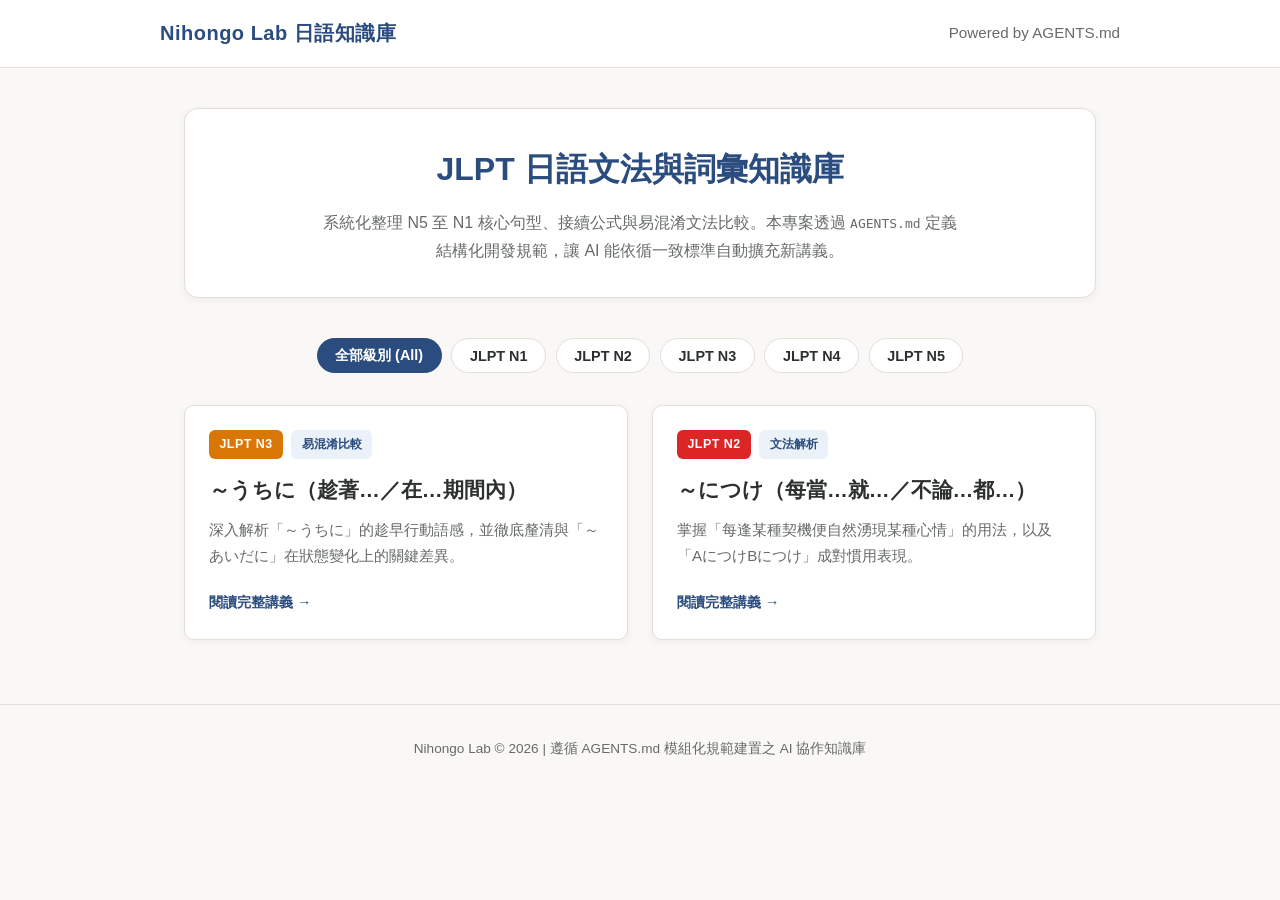
<file: index.html>
<!DOCTYPE html>
<html lang="zh-Hant">
<head>
  <meta charset="UTF-8">
  <meta name="viewport" content="width=device-width, initial-scale=1.0">
  <title>Nihongo Lab | JLPT 日語文法與易混淆句型知識庫</title>
  <link rel="stylesheet" href="assets/css/style.css">
</head>
<body>

  <nav class="navbar">
    <div class="navbar-container">
      <a href="index.html" class="brand-logo">Nihongo Lab 日語知識庫</a>
      <span class="nav-back">Powered by AGENTS.md</span>
    </div>
  </nav>

  <main class="container">
    <section class="hero">
      <h1>JLPT 日語文法與詞彙知識庫</h1>
      <p>系統化整理 N5 至 N1 核心句型、接續公式與易混淆文法比較。本專案透過 <code>AGENTS.md</code> 定義結構化開發規範，讓 AI 能依循一致標準自動擴充新講義。</p>
    </section>

    <!-- 級別篩選器 -->
    <div class="filter-bar">
      <button class="filter-btn active" data-filter="all">全部級別 (All)</button>
      <button class="filter-btn" data-filter="n1">JLPT N1</button>
      <button class="filter-btn" data-filter="n2">JLPT N2</button>
      <button class="filter-btn" data-filter="n3">JLPT N3</button>
      <button class="filter-btn" data-filter="n4">JLPT N4</button>
      <button class="filter-btn" data-filter="n5">JLPT N5</button>
    </div>

    <!-- 講義卡片索引區 (AI 新增講義時將自動插入於此區塊最上方) -->
    <div class="card-grid" id="lesson-grid">

      <a href="lessons/n3-uchi-ni.html" class="lesson-card" data-level="n3">
        <div class="card-meta">
          <span class="badge badge-n3">JLPT N3</span>
          <span class="tag">易混淆比較</span>
        </div>
        <h3 class="card-title">～うちに（趁著…／在…期間內）</h3>
        <p class="card-desc">深入解析「～うちに」的趁早行動語感，並徹底釐清與「～あいだに」在狀態變化上的關鍵差異。</p>
        <span class="card-link">閱讀完整講義 &rarr;</span>
      </a>

      <a href="lessons/n2-ni-tsuke.html" class="lesson-card" data-level="n2">
        <div class="card-meta">
          <span class="badge badge-n2">JLPT N2</span>
          <span class="tag">文法解析</span>
        </div>
        <h3 class="card-title">～につけ（每當…就…／不論…都…）</h3>
        <p class="card-desc">掌握「每逢某種契機便自然湧現某種心情」的用法，以及「AにつけBにつけ」成對慣用表現。</p>
        <span class="card-link">閱讀完整講義 &rarr;</span>
      </a>

    </div>
  </main>

  <footer>
    <p>Nihongo Lab &copy; 2026 | 遵循 AGENTS.md 模組化規範建置之 AI 協作知識庫</p>
  </footer>

  <script>
    // 級別篩選互動邏輯
    const filterButtons = document.querySelectorAll('.filter-btn');
    const cards = document.querySelectorAll('.lesson-card');

    filterButtons.forEach(btn => {
      btn.addEventListener('click', () => {
        filterButtons.forEach(b => b.classList.remove('active'));
        btn.classList.add('active');

        const targetLevel = btn.getAttribute('data-filter');
        cards.forEach(card => {
          if (targetLevel === 'all' || card.getAttribute('data-level') === targetLevel) {
            card.style.display = 'flex';
          } else {
            card.style.display = 'none';
          }
        });
      });
    });
  </script>
</body>
</html>
</file>
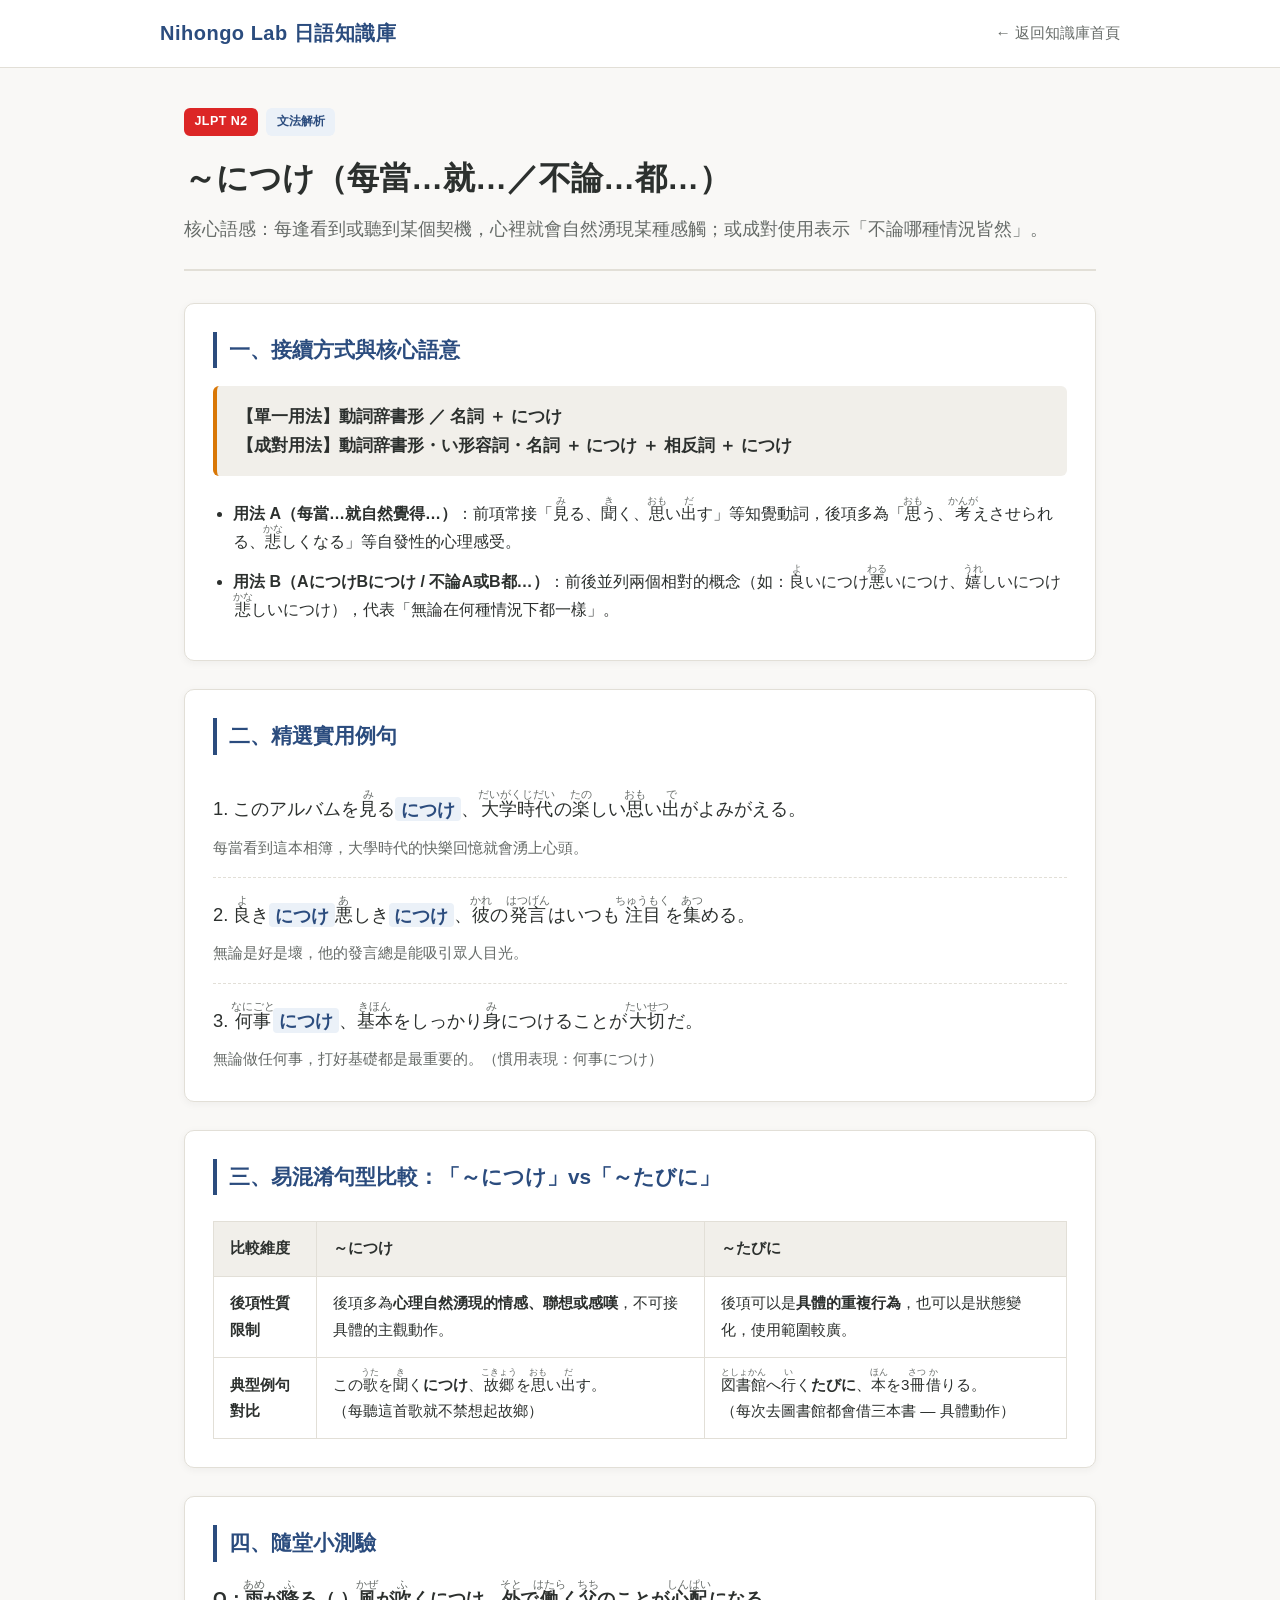
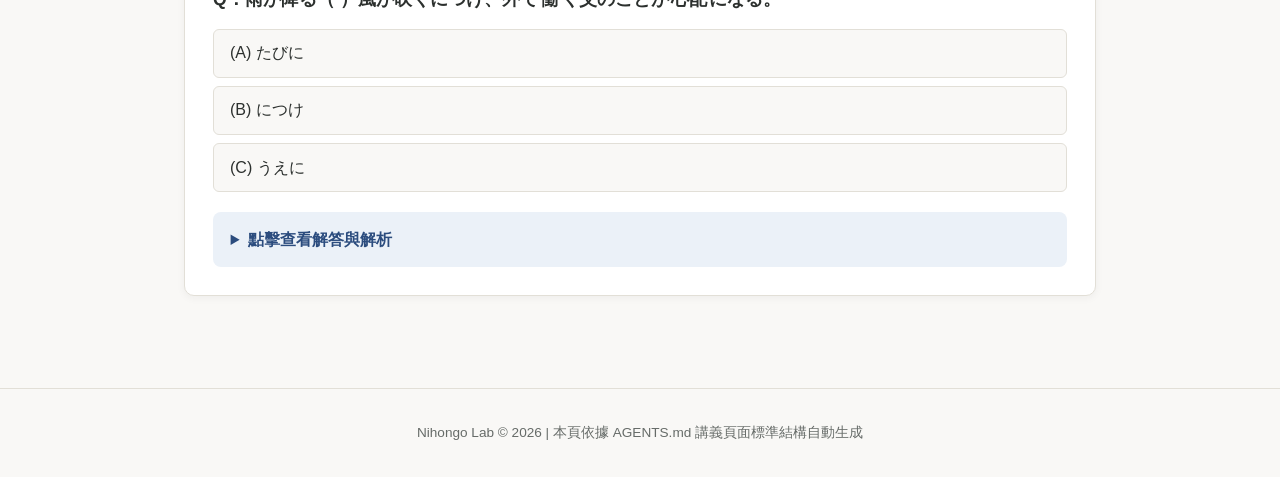
<file: lessons/n2-ni-tsuke.html>
<!DOCTYPE html>
<html lang="zh-Hant">
<head>
  <meta charset="UTF-8">
  <meta name="viewport" content="width=device-width, initial-scale=1.0">
  <title>～につけ（每當…就…／不論…都…） | Nihongo Lab</title>
  <link rel="stylesheet" href="../assets/css/style.css">
</head>
<body>

  <!-- 1. 頂部導覽列 -->
  <nav class="navbar">
    <div class="navbar-container">
      <a href="../index.html" class="brand-logo">Nihongo Lab 日語知識庫</a>
      <a href="../index.html" class="nav-back">&larr; 返回知識庫首頁</a>
    </div>
  </nav>

  <main class="container">
    <!-- 2. 講義標題區 -->
    <header class="lesson-header">
      <div class="card-meta">
        <span class="badge badge-n2">JLPT N2</span>
        <span class="tag">文法解析</span>
      </div>
      <h1>～につけ（每當…就…／不論…都…）</h1>
      <p class="subtitle">核心語感：每逢看到或聽到某個契機，心裡就會自然湧現某種感觸；或成對使用表示「不論哪種情況皆然」。</p>
    </header>

    <!-- 3. 接續與核心語意區塊 -->
    <section class="section-card">
      <h2>一、接續方式與核心語意</h2>
      <div class="formula-box">
        【單一用法】動詞辞書形 ／ 名詞 ＋ につけ<br>
        【成對用法】動詞辞書形・い形容詞・名詞 ＋ につけ ＋ 相反詞 ＋ につけ
      </div>
      <ul>
        <li><strong>用法 A（每當…就自然覺得…）</strong>：前項常接「<ruby>見<rt>み</rt></ruby>る、<ruby>聞<rt>き</rt></ruby>く、<ruby>思<rt>おも</rt></ruby>い<ruby>出<rt>だ</rt></ruby>す」等知覺動詞，後項多為「<ruby>思<rt>おも</rt></ruby>う、<ruby>考<rt>かんが</rt></ruby>えさせられる、<ruby>悲<rt>かな</rt></ruby>しくなる」等自發性的心理感受。</li>
        <li><strong>用法 B（AにつけBにつけ / 不論A或B都…）</strong>：前後並列兩個相對的概念（如：<ruby>良<rt>よ</rt></ruby>いにつけ<ruby>悪<rt>わる</rt></ruby>いにつけ、<ruby>嬉<rt>うれ</rt></ruby>しいにつけ<ruby>悲<rt>かな</rt></ruby>しいにつけ），代表「無論在何種情況下都一樣」。</li>
      </ul>
    </section>

    <!-- 4. 精選例句區塊 -->
    <section class="section-card">
      <h2>二、精選實用例句</h2>

      <div class="example-item">
        <p class="jp-sentence">
          1. このアルバムを<ruby>見<rt>み</rt></ruby>る<span class="highlight">につけ</span>、<ruby>大学時代<rt>だいがくじだい</rt></ruby>の<ruby>楽<rt>たの</rt></ruby>しい<ruby>思<rt>おも</rt></ruby>い<ruby>出<rt>で</rt></ruby>がよみがえる。
        </p>
        <p class="zh-translation">每當看到這本相簿，大學時代的快樂回憶就會湧上心頭。</p>
      </div>

      <div class="example-item">
        <p class="jp-sentence">
          2. <ruby>良<rt>よ</rt></ruby>き<span class="highlight">につけ</span><ruby>悪<rt>あ</rt></ruby>しき<span class="highlight">につけ</span>、<ruby>彼<rt>かれ</rt></ruby>の<ruby>発言<rt>はつげん</rt></ruby>はいつも<ruby>注目<rt>ちゅうもく</rt></ruby>を<ruby>集<rt>あつ</rt></ruby>める。
        </p>
        <p class="zh-translation">無論是好是壞，他的發言總是能吸引眾人目光。</p>
      </div>

      <div class="example-item">
        <p class="jp-sentence">
          3. <ruby>何事<rt>なにごと</rt></ruby><span class="highlight">につけ</span>、<ruby>基本<rt>きほん</rt></ruby>をしっかり<ruby>身<rt>み</rt></ruby>につけることが<ruby>大切<rt>たいせつ</rt></ruby>だ。
        </p>
        <p class="zh-translation">無論做任何事，打好基礎都是最重要的。（慣用表現：何事につけ）</p>
      </div>
    </section>

    <!-- 5. 易混淆句型比較表 -->
    <section class="section-card">
      <h2>三、易混淆句型比較：「～につけ」vs「～たびに」</h2>
      <div class="table-responsive">
        <table class="comparison-table">
          <thead>
            <tr>
              <th>比較維度</th>
              <th>～につけ</th>
              <th>～たびに</th>
            </tr>
          </thead>
          <tbody>
            <tr>
              <td><strong>後項性質限制</strong></td>
              <td>後項多為<strong>心理自然湧現的情感、聯想或感嘆</strong>，不可接具體的主觀動作。</td>
              <td>後項可以是<strong>具體的重複行為</strong>，也可以是狀態變化，使用範圍較廣。</td>
            </tr>
            <tr>
              <td><strong>典型例句對比</strong></td>
              <td>この<ruby>歌<rt>うた</rt></ruby>を<ruby>聞<rt>き</rt></ruby>く<strong>につけ</strong>、<ruby>故郷<rt>こきょう</rt></ruby>を<ruby>思<rt>おも</rt></ruby>い<ruby>出<rt>だ</rt></ruby>す。<br>（每聽這首歌就不禁想起故鄉）</td>
              <td><ruby>図書館<rt>としょかん</rt></ruby>へ<ruby>行<rt>い</rt></ruby>く<strong>たびに</strong>、<ruby>本<rt>ほん</rt></ruby>を3<ruby>冊<rt>さつ</rt></ruby><ruby>借<rt>か</rt></ruby>りる。<br>（每次去圖書館都會借三本書 — 具體動作）</td>
            </tr>
          </tbody>
        </table>
      </div>
    </section>

    <!-- 6. 隨堂小測驗 -->
    <section class="section-card quiz-section">
      <h2>四、隨堂小測驗</h2>
      <p class="quiz-question">
        Q：<ruby>雨<rt>あめ</rt></ruby>が<ruby>降<rt>ふ</rt></ruby>る（  ）<ruby>風<rt>かぜ</rt></ruby>が<ruby>吹<rt>ふ</rt></ruby>くにつけ、<ruby>外<rt>そと</rt></ruby>で<ruby>働<rt>はたら</rt></ruby>く<ruby>父<rt>ちち</rt></ruby>のことが<ruby>心配<rt>しんぱい</rt></ruby>になる。
      </p>
      <ul class="quiz-options">
        <li>(A) たびに</li>
        <li>(B) につけ</li>
        <li>(C) うえに</li>
      </ul>
      <details>
        <summary>點擊查看解答與解析</summary>
        <div class="answer-content">
          <p><strong>正確答案：(B) につけ</strong></p>
          <p><strong>解析：</strong>本題為成對句型「AにつけBにつけ」，表示「不論颳風還是下雨，都會自然擔心起在外工作的父親」，因此選 (B)。</p>
        </div>
      </details>
    </section>
  </main>

  <footer>
    <p>Nihongo Lab &copy; 2026 | 本頁依據 AGENTS.md 講義頁面標準結構自動生成</p>
  </footer>

</body>
</html>
</file>
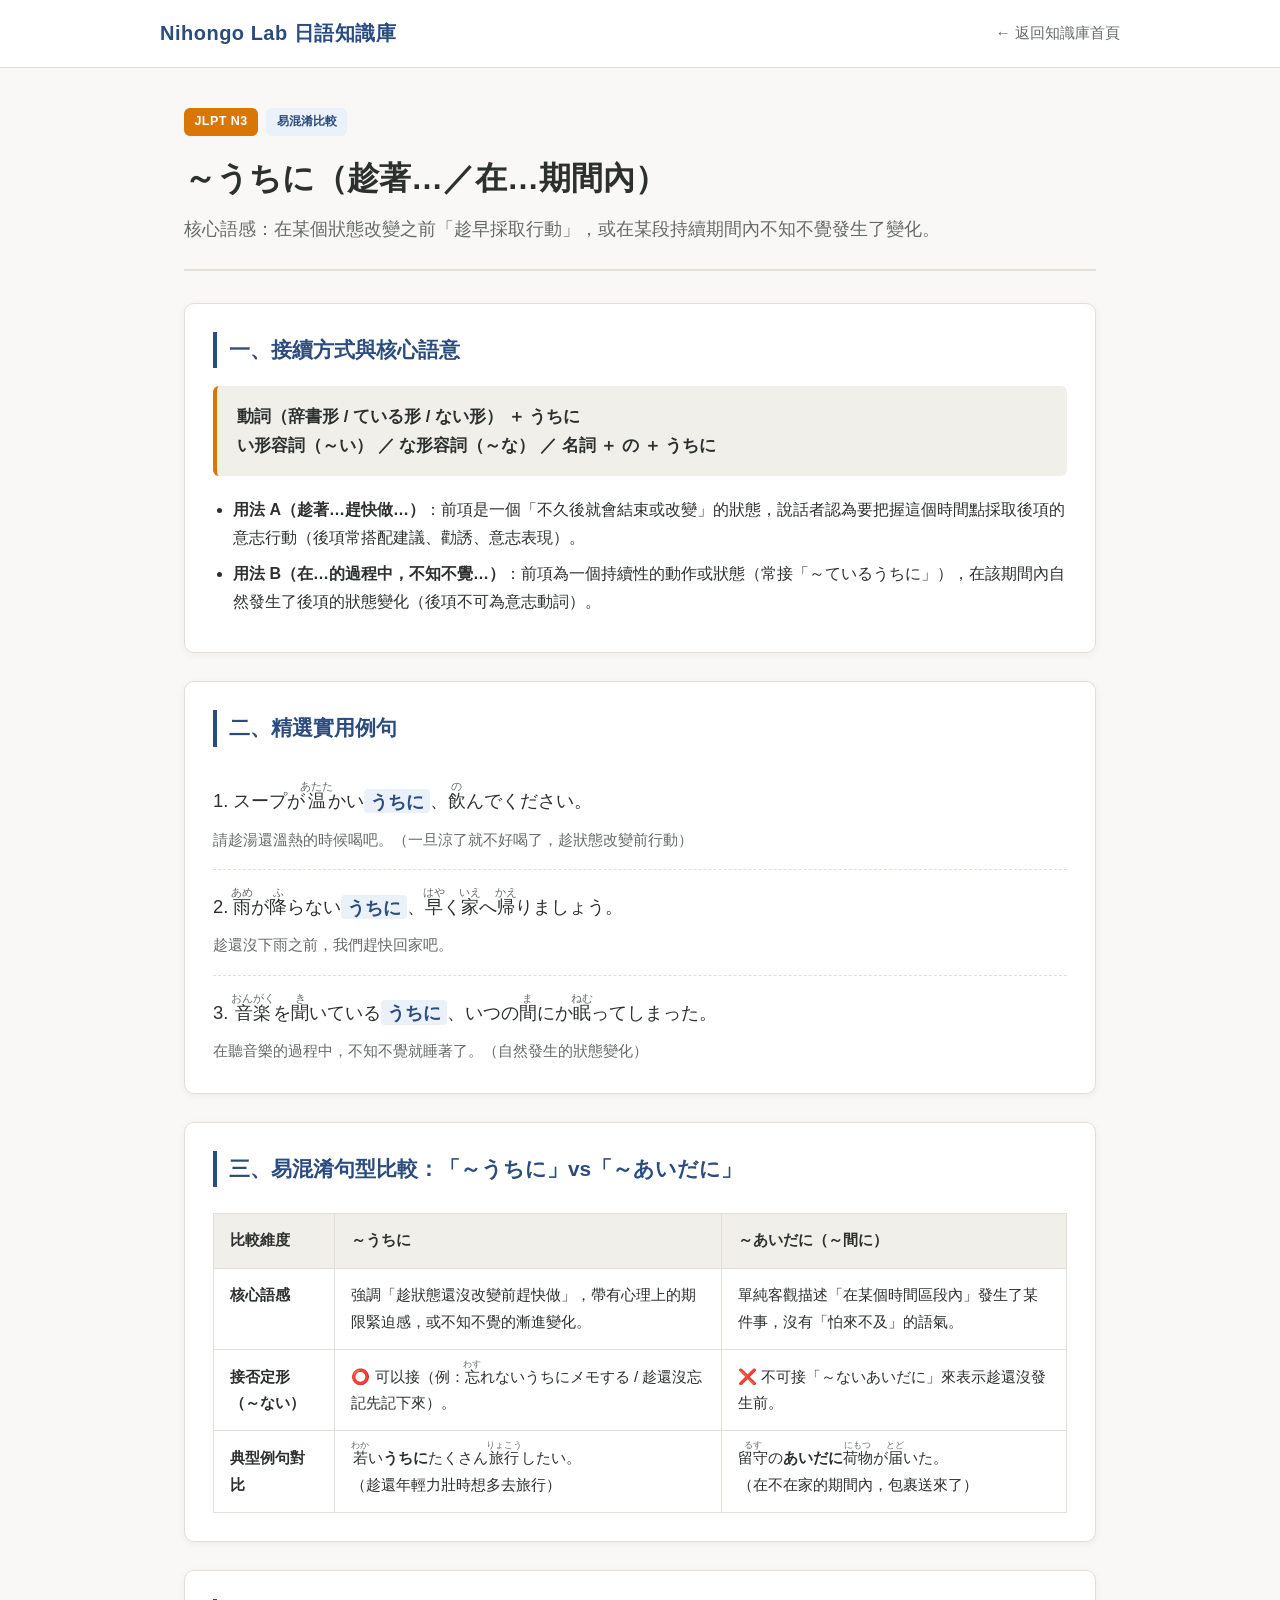
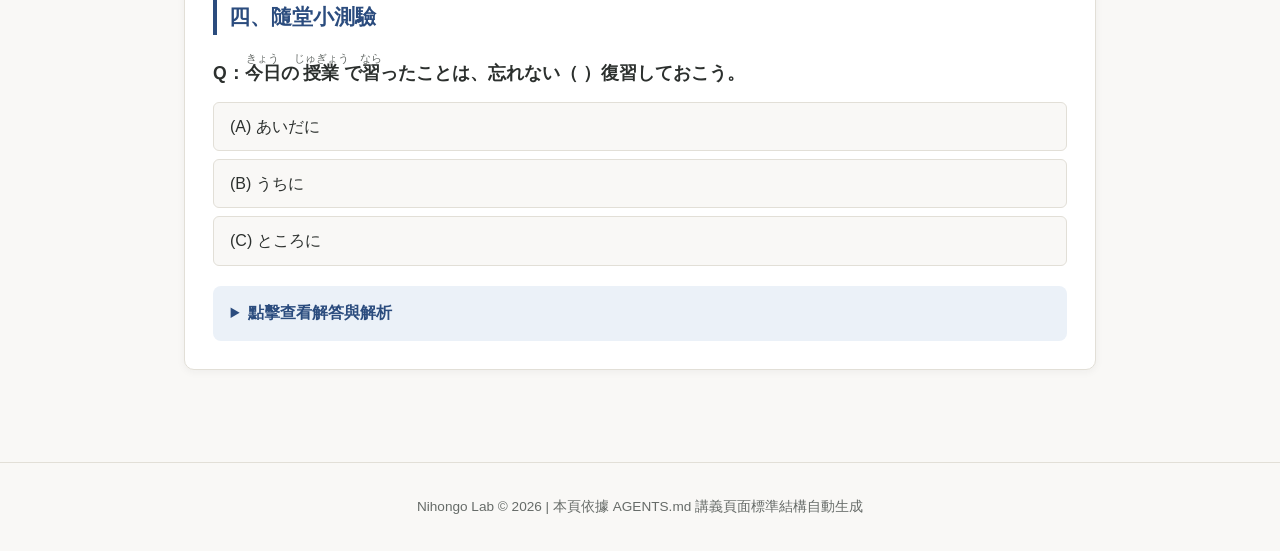
<file: lessons/n3-uchi-ni.html>
<!DOCTYPE html>
<html lang="zh-Hant">
<head>
  <meta charset="UTF-8">
  <meta name="viewport" content="width=device-width, initial-scale=1.0">
  <title>～うちに（趁著…／在…期間） | Nihongo Lab</title>
  <link rel="stylesheet" href="../assets/css/style.css">
</head>
<body>

  <!-- 1. 頂部導覽列 -->
  <nav class="navbar">
    <div class="navbar-container">
      <a href="../index.html" class="brand-logo">Nihongo Lab 日語知識庫</a>
      <a href="../index.html" class="nav-back">&larr; 返回知識庫首頁</a>
    </div>
  </nav>

  <main class="container">
    <!-- 2. 講義標題區 -->
    <header class="lesson-header">
      <div class="card-meta">
        <span class="badge badge-n3">JLPT N3</span>
        <span class="tag">易混淆比較</span>
      </div>
      <h1>～うちに（趁著…／在…期間內）</h1>
      <p class="subtitle">核心語感：在某個狀態改變之前「趁早採取行動」，或在某段持續期間內不知不覺發生了變化。</p>
    </header>

    <!-- 3. 接續與核心語意區塊 -->
    <section class="section-card">
      <h2>一、接續方式與核心語意</h2>
      <div class="formula-box">
        動詞（辞書形 / ている形 / ない形） ＋ うちに<br>
        い形容詞（～い） ／ な形容詞（～な） ／ 名詞 ＋ の ＋ うちに
      </div>
      <ul>
        <li><strong>用法 A（趁著…趕快做…）</strong>：前項是一個「不久後就會結束或改變」的狀態，說話者認為要把握這個時間點採取後項的意志行動（後項常搭配建議、勸誘、意志表現）。</li>
        <li><strong>用法 B（在…的過程中，不知不覺…）</strong>：前項為一個持續性的動作或狀態（常接「～ているうちに」），在該期間內自然發生了後項的狀態變化（後項不可為意志動詞）。</li>
      </ul>
    </section>

    <!-- 4. 精選例句區塊 -->
    <section class="section-card">
      <h2>二、精選實用例句</h2>

      <div class="example-item">
        <p class="jp-sentence">
          1. スープが<ruby>温<rt>あたた</rt></ruby>かい<span class="highlight">うちに</span>、<ruby>飲<rt>の</rt></ruby>んでください。
        </p>
        <p class="zh-translation">請趁湯還溫熱的時候喝吧。（一旦涼了就不好喝了，趁狀態改變前行動）</p>
      </div>

      <div class="example-item">
        <p class="jp-sentence">
          2. <ruby>雨<rt>あめ</rt></ruby>が<ruby>降<rt>ふ</rt></ruby>らない<span class="highlight">うちに</span>、<ruby>早<rt>はや</rt></ruby>く<ruby>家<rt>いえ</rt></ruby>へ<ruby>帰<rt>かえ</rt></ruby>りましょう。
        </p>
        <p class="zh-translation">趁還沒下雨之前，我們趕快回家吧。</p>
      </div>

      <div class="example-item">
        <p class="jp-sentence">
          3. <ruby>音楽<rt>おんがく</rt></ruby>を<ruby>聞<rt>き</rt></ruby>いている<span class="highlight">うちに</span>、いつの<ruby>間<rt>ま</rt></ruby>にか<ruby>眠<rt>ねむ</rt></ruby>ってしまった。
        </p>
        <p class="zh-translation">在聽音樂的過程中，不知不覺就睡著了。（自然發生的狀態變化）</p>
      </div>
    </section>

    <!-- 5. 易混淆句型比較表 -->
    <section class="section-card">
      <h2>三、易混淆句型比較：「～うちに」vs「～あいだに」</h2>
      <div class="table-responsive">
        <table class="comparison-table">
          <thead>
            <tr>
              <th>比較維度</th>
              <th>～うちに</th>
              <th>～あいだに（～間に）</th>
            </tr>
          </thead>
          <tbody>
            <tr>
              <td><strong>核心語感</strong></td>
              <td>強調「趁狀態還沒改變前趕快做」，帶有心理上的期限緊迫感，或不知不覺的漸進變化。</td>
              <td>單純客觀描述「在某個時間區段內」發生了某件事，沒有「怕來不及」的語氣。</td>
            </tr>
            <tr>
              <td><strong>接否定形（～ない）</strong></td>
              <td>⭕ 可以接（例：<ruby>忘<rt>わす</rt></ruby>れないうちにメモする / 趁還沒忘記先記下來）。</td>
              <td>❌ 不可接「～ないあいだに」來表示趁還沒發生前。</td>
            </tr>
            <tr>
              <td><strong>典型例句對比</strong></td>
              <td><ruby>若<rt>わか</rt></ruby>い<strong>うちに</strong>たくさん<ruby>旅行<rt>りょこう</rt></ruby>したい。<br>（趁還年輕力壯時想多去旅行）</td>
              <td><ruby>留守<rt>るす</rt></ruby>の<strong>あいだに</strong><ruby>荷物<rt>にもつ</rt></ruby>が<ruby>届<rt>とど</rt></ruby>いた。<br>（在不在家的期間內，包裹送來了）</td>
            </tr>
          </tbody>
        </table>
      </div>
    </section>

    <!-- 6. 隨堂小測驗 -->
    <section class="section-card quiz-section">
      <h2>四、隨堂小測驗</h2>
      <p class="quiz-question">
        Q：<ruby>今日<rt>きょう</rt></ruby>の<ruby>授業<rt>じゅぎょう</rt></ruby>で<ruby>習<rt>なら</rt></ruby>ったことは、忘れない（  ）復習しておこう。
      </p>
      <ul class="quiz-options">
        <li>(A) あいだに</li>
        <li>(B) うちに</li>
        <li>(C) ところに</li>
      </ul>
      <details>
        <summary>點擊查看解答與解析</summary>
        <div class="answer-content">
          <p><strong>正確答案：(B) うちに</strong></p>
          <p><strong>解析：</strong>前項為否定形「忘れない（還沒忘記）」，且後項為帶有積極意志的「復習しておこう（先複習起來吧）」，表達「趁著還沒忘記之前趕快行動」的語感，因此必須使用「うちに」，不可用「あいだに」。</p>
        </div>
      </details>
    </section>
  </main>

  <footer>
    <p>Nihongo Lab &copy; 2026 | 本頁依據 AGENTS.md 講義頁面標準結構自動生成</p>
  </footer>

</body>
</html>
</file>
<file: assets/css/style.css>
/* ==========================================================================
   Nihongo Lab - 全站共用樣式表 (遵循 AGENTS.md 設計系統規範)
   ========================================================================== */

:root {
  --bg-main: #F9F8F6;
  --bg-card: #FFFFFF;
  --bg-subtle: #F1EFEA;
  --text-main: #2C302E;
  --text-muted: #666B68;
  --primary: #2B4C7E;
  --primary-light: #EBF1F8;
  --border-color: #E2DFD7;

  /* JLPT 級別專屬標籤色 */
  --badge-n5: #6B9080;
  --badge-n4: #4A7C59;
  --badge-n3: #D97706;
  --badge-n2: #DC2626;
  --badge-n1: #6D28D9;

  --radius-md: 10px;
  --radius-lg: 14px;
  --shadow-sm: 0 2px 8px rgba(44, 48, 46, 0.05);
  --shadow-hover: 0 8px 20px rgba(43, 76, 126, 0.12);
}

* {
  box-sizing: border-box;
  margin: 0;
  padding: 0;
}

body {
  background-color: var(--bg-main);
  color: var(--text-main);
  font-family: "PingFang TC", "Noto Sans TC", "Hiragino Kaku Gothic ProN", "Meiryo", sans-serif;
  line-height: 1.75;
  -webkit-font-smoothing: antialiased;
}

/* 頂部導覽列 */
.navbar {
  background-color: var(--bg-card);
  border-bottom: 1px solid var(--border-color);
  padding: 1rem 1.5rem;
  position: sticky;
  top: 0;
  z-index: 100;
}

.navbar-container {
  max-width: 960px;
  margin: 0 auto;
  display: flex;
  justify-content: space-between;
  align-items: center;
}

.brand-logo {
  font-size: 1.25rem;
  font-weight: 700;
  color: var(--primary);
  text-decoration: none;
  letter-spacing: 0.5px;
}

.nav-back {
  color: var(--text-muted);
  text-decoration: none;
  font-size: 0.95rem;
  font-weight: 500;
  transition: color 0.2s;
}

.nav-back:hover {
  color: var(--primary);
}

/* 主要內容容器 */
.container {
  max-width: 960px;
  margin: 0 auto;
  padding: 2.5rem 1.5rem 4rem;
}

/* 首頁 Hero 區塊 */
.hero {
  text-align: center;
  margin-bottom: 2.5rem;
  padding: 2rem 1rem;
  background: var(--bg-card);
  border-radius: var(--radius-lg);
  border: 1px solid var(--border-color);
  box-shadow: var(--shadow-sm);
}

.hero h1 {
  font-size: 2rem;
  color: var(--primary);
  margin-bottom: 0.75rem;
}

.hero p {
  color: var(--text-muted);
  max-width: 640px;
  margin: 0 auto;
}

/* 首頁級別篩選按鈕 */
.filter-bar {
  display: flex;
  flex-wrap: wrap;
  gap: 0.6rem;
  justify-content: center;
  margin-bottom: 2rem;
}

.filter-btn {
  background: var(--bg-card);
  border: 1px solid var(--border-color);
  color: var(--text-main);
  padding: 0.45rem 1.1rem;
  border-radius: 999px;
  font-size: 0.9rem;
  font-weight: 600;
  cursor: pointer;
  transition: all 0.2s ease;
}

.filter-btn:hover {
  border-color: var(--primary);
  color: var(--primary);
}

.filter-btn.active {
  background: var(--primary);
  color: #FFFFFF;
  border-color: var(--primary);
}

/* 首頁講義卡片 Grid */
.card-grid {
  display: grid;
  grid-template-columns: repeat(auto-fill, minmax(290px, 1fr));
  gap: 1.5rem;
}

.lesson-card {
  background: var(--bg-card);
  border: 1px solid var(--border-color);
  border-radius: var(--radius-md);
  padding: 1.5rem;
  text-decoration: none;
  color: inherit;
  display: flex;
  flex-direction: column;
  transition: transform 0.2s ease, box-shadow 0.2s ease, border-color 0.2s ease;
  box-shadow: var(--shadow-sm);
}

.lesson-card:hover {
  transform: translateY(-4px);
  box-shadow: var(--shadow-hover);
  border-color: var(--primary);
}

.card-meta {
  display: flex;
  gap: 0.5rem;
  align-items: center;
  margin-bottom: 0.85rem;
}

.card-title {
  font-size: 1.3rem;
  color: var(--text-main);
  margin-bottom: 0.5rem;
}

.card-desc {
  color: var(--text-muted);
  font-size: 0.95rem;
  margin-bottom: 1.25rem;
  flex-grow: 1;
}

.card-link {
  font-size: 0.9rem;
  font-weight: 600;
  color: var(--primary);
}

/* 標籤系統 (Badges & Tags) */
.badge {
  display: inline-block;
  padding: 0.2rem 0.65rem;
  font-size: 0.78rem;
  font-weight: 700;
  color: #FFFFFF;
  border-radius: 6px;
  letter-spacing: 0.5px;
}

.badge-n5 { background-color: var(--badge-n5); }
.badge-n4 { background-color: var(--badge-n4); }
.badge-n3 { background-color: var(--badge-n3); }
.badge-n2 { background-color: var(--badge-n2); }
.badge-n1 { background-color: var(--badge-n1); }

.tag {
  display: inline-block;
  padding: 0.2rem 0.65rem;
  font-size: 0.78rem;
  font-weight: 600;
  color: var(--primary);
  background-color: var(--primary-light);
  border-radius: 6px;
}

/* 講義內頁樣式 */
.lesson-header {
  margin-bottom: 2rem;
  padding-bottom: 1.5rem;
  border-bottom: 2px solid var(--border-color);
}

.lesson-header h1 {
  font-size: 2rem;
  margin: 0.75rem 0 0.5rem;
  color: var(--text-main);
}

.subtitle {
  font-size: 1.1rem;
  color: var(--text-muted);
}

.section-card {
  background: var(--bg-card);
  border: 1px solid var(--border-color);
  border-radius: var(--radius-md);
  padding: 1.75rem;
  margin-bottom: 1.75rem;
  box-shadow: var(--shadow-sm);
}

.section-card h2 {
  font-size: 1.3rem;
  color: var(--primary);
  margin-bottom: 1.1rem;
  padding-left: 0.75rem;
  border-left: 4px solid var(--primary);
}

.formula-box {
  background: var(--bg-subtle);
  border-left: 4px solid var(--badge-n3);
  padding: 1rem 1.25rem;
  border-radius: 6px;
  font-weight: 600;
  font-size: 1.05rem;
  margin-bottom: 1.25rem;
}

.section-card ul {
  padding-left: 1.25rem;
}

.section-card li {
  margin-bottom: 0.5rem;
}

/* 例句與 Ruby 振假名排版 */
.example-item {
  padding: 1rem 0;
  border-bottom: 1px dashed var(--border-color);
}

.example-item:last-child {
  border-bottom: none;
  padding-bottom: 0;
}

.jp-sentence {
  font-size: 1.15rem;
  margin-bottom: 0.35rem;
  line-height: 2.1;
}

.zh-translation {
  color: var(--text-muted);
  font-size: 0.95rem;
}

.highlight {
  color: var(--primary);
  font-weight: 700;
  background: var(--primary-light);
  padding: 0.1rem 0.35rem;
  border-radius: 4px;
}

ruby {
  ruby-align: center;
}

rt {
  font-size: 0.62em;
  color: var(--text-muted);
  font-weight: 400;
}

/* 易混淆比較表 */
.table-responsive {
  overflow-x: auto;
}

.comparison-table {
  width: 100%;
  border-collapse: collapse;
  margin-top: 0.5rem;
  font-size: 0.95rem;
}

.comparison-table th,
.comparison-table td {
  border: 1px solid var(--border-color);
  padding: 0.85rem 1rem;
  text-align: left;
  vertical-align: top;
}

.comparison-table th {
  background-color: var(--bg-subtle);
  color: var(--text-main);
  font-weight: 700;
}

/* 隨堂小測驗 */
.quiz-question {
  font-size: 1.1rem;
  font-weight: 600;
  margin-bottom: 0.85rem;
}

.quiz-options {
  list-style: none !important;
  padding-left: 0 !important;
  margin-bottom: 1.25rem;
}

.quiz-options li {
  background: var(--bg-main);
  padding: 0.6rem 1rem;
  border-radius: 6px;
  border: 1px solid var(--border-color);
  margin-bottom: 0.5rem;
}

details {
  background: var(--primary-light);
  border-radius: 8px;
  padding: 0.85rem 1.1rem;
}

summary {
  font-weight: 700;
  color: var(--primary);
  cursor: pointer;
}

.answer-content {
  margin-top: 0.75rem;
  padding-top: 0.75rem;
  border-top: 1px solid rgba(43, 76, 126, 0.2);
}

footer {
  text-align: center;
  padding: 2rem;
  color: var(--text-muted);
  font-size: 0.85rem;
  border-top: 1px solid var(--border-color);
}
</file>
